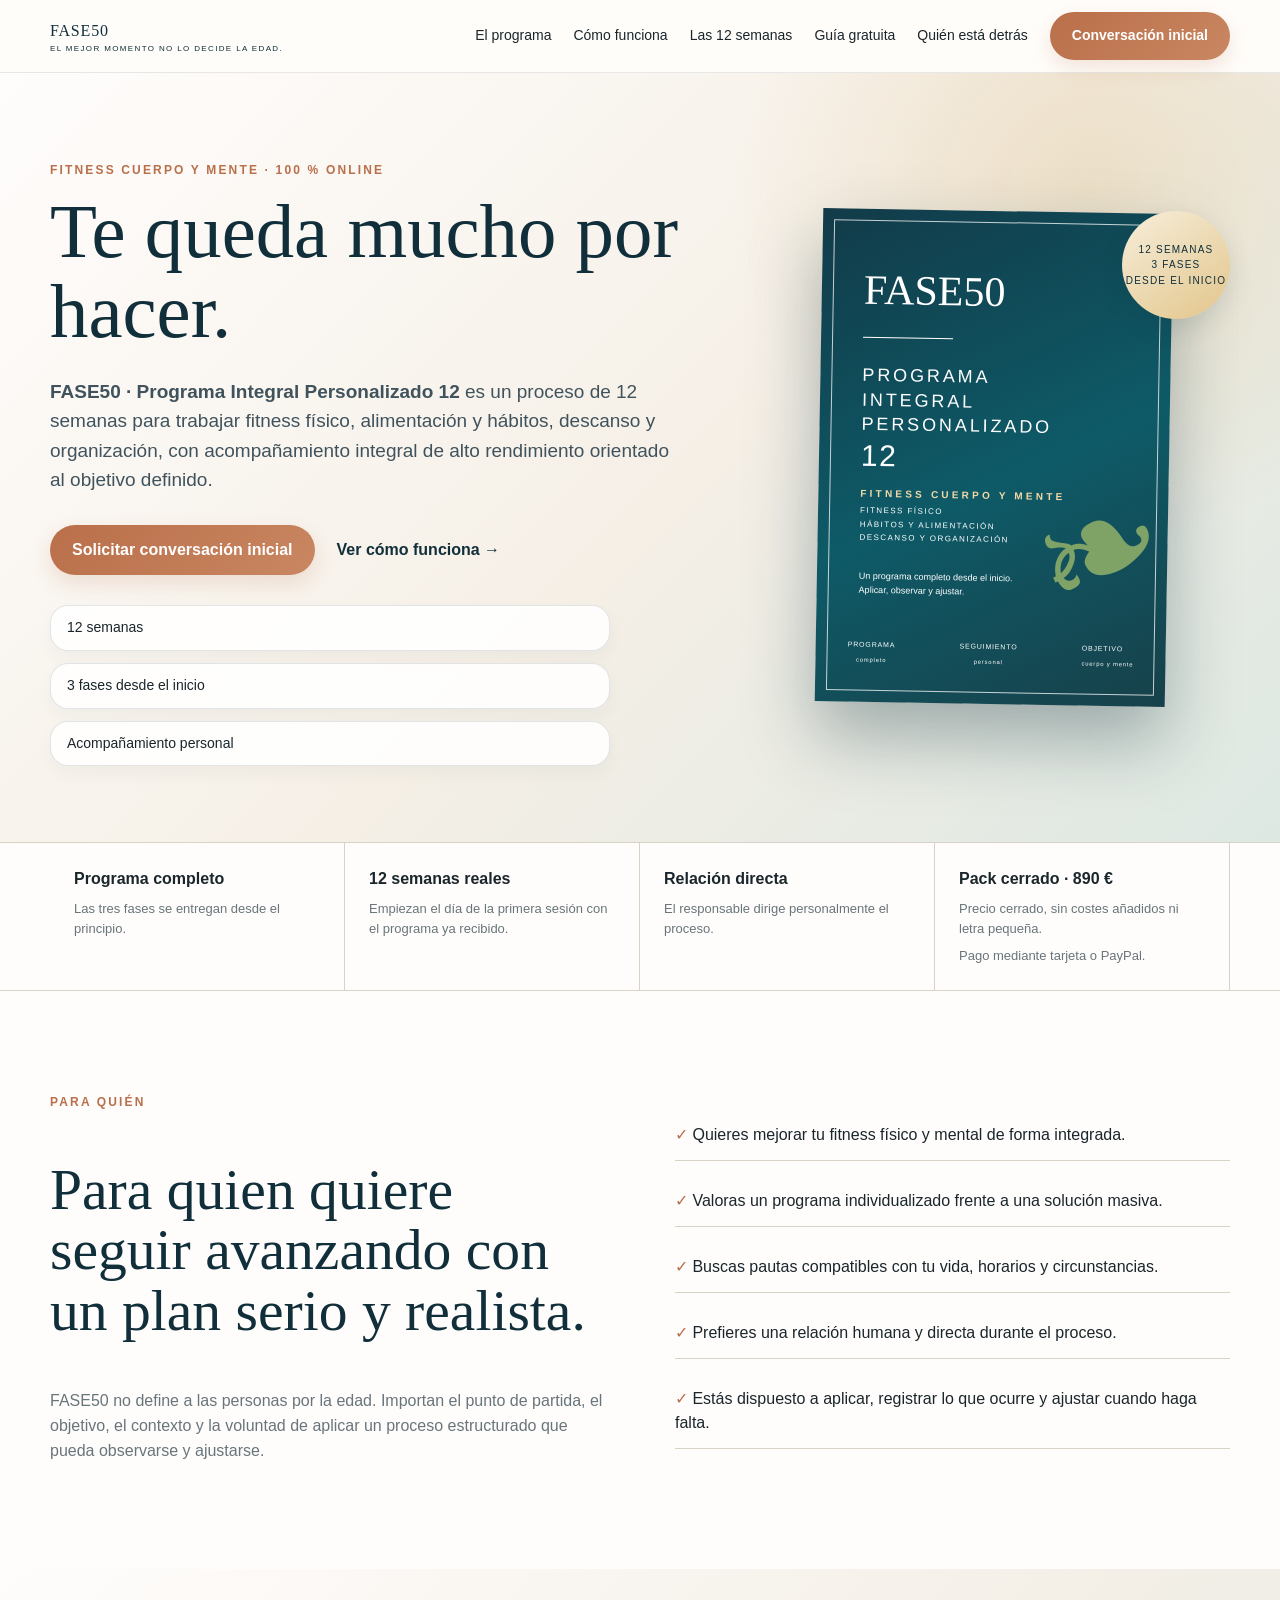
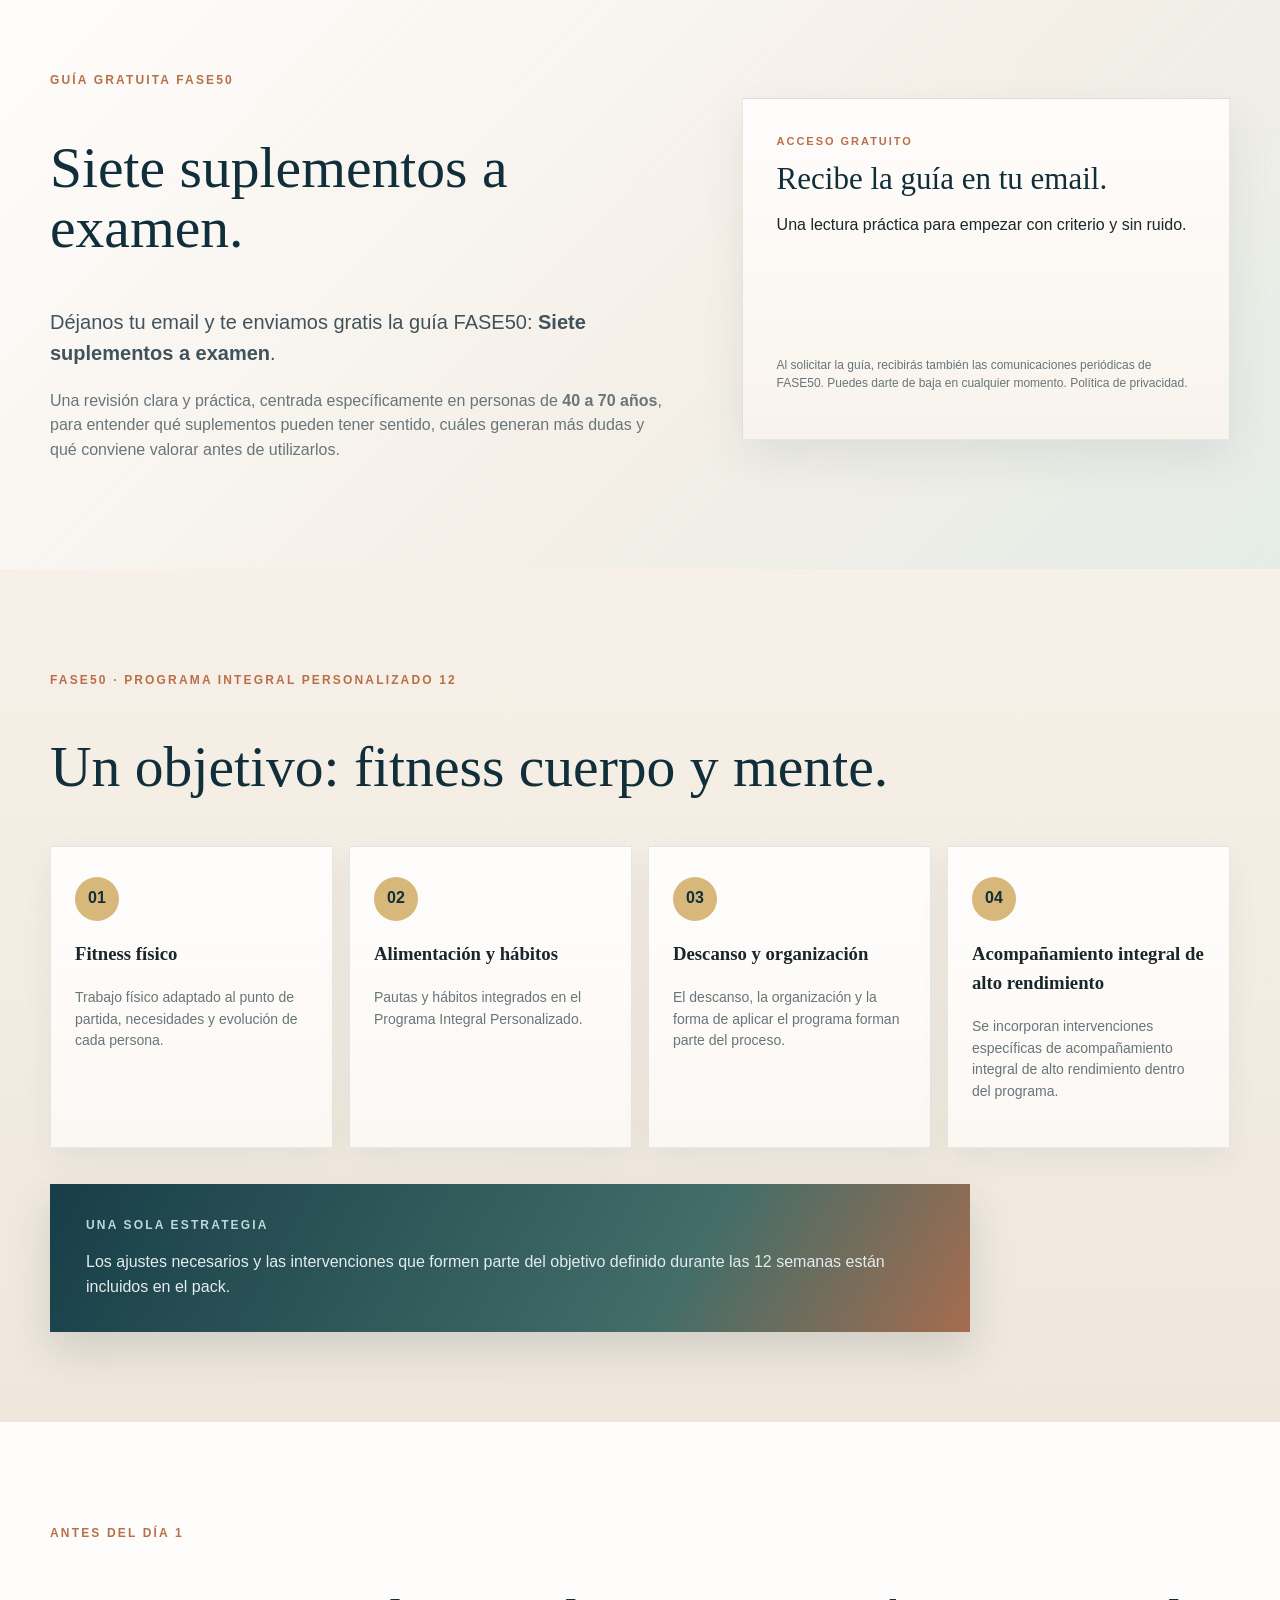
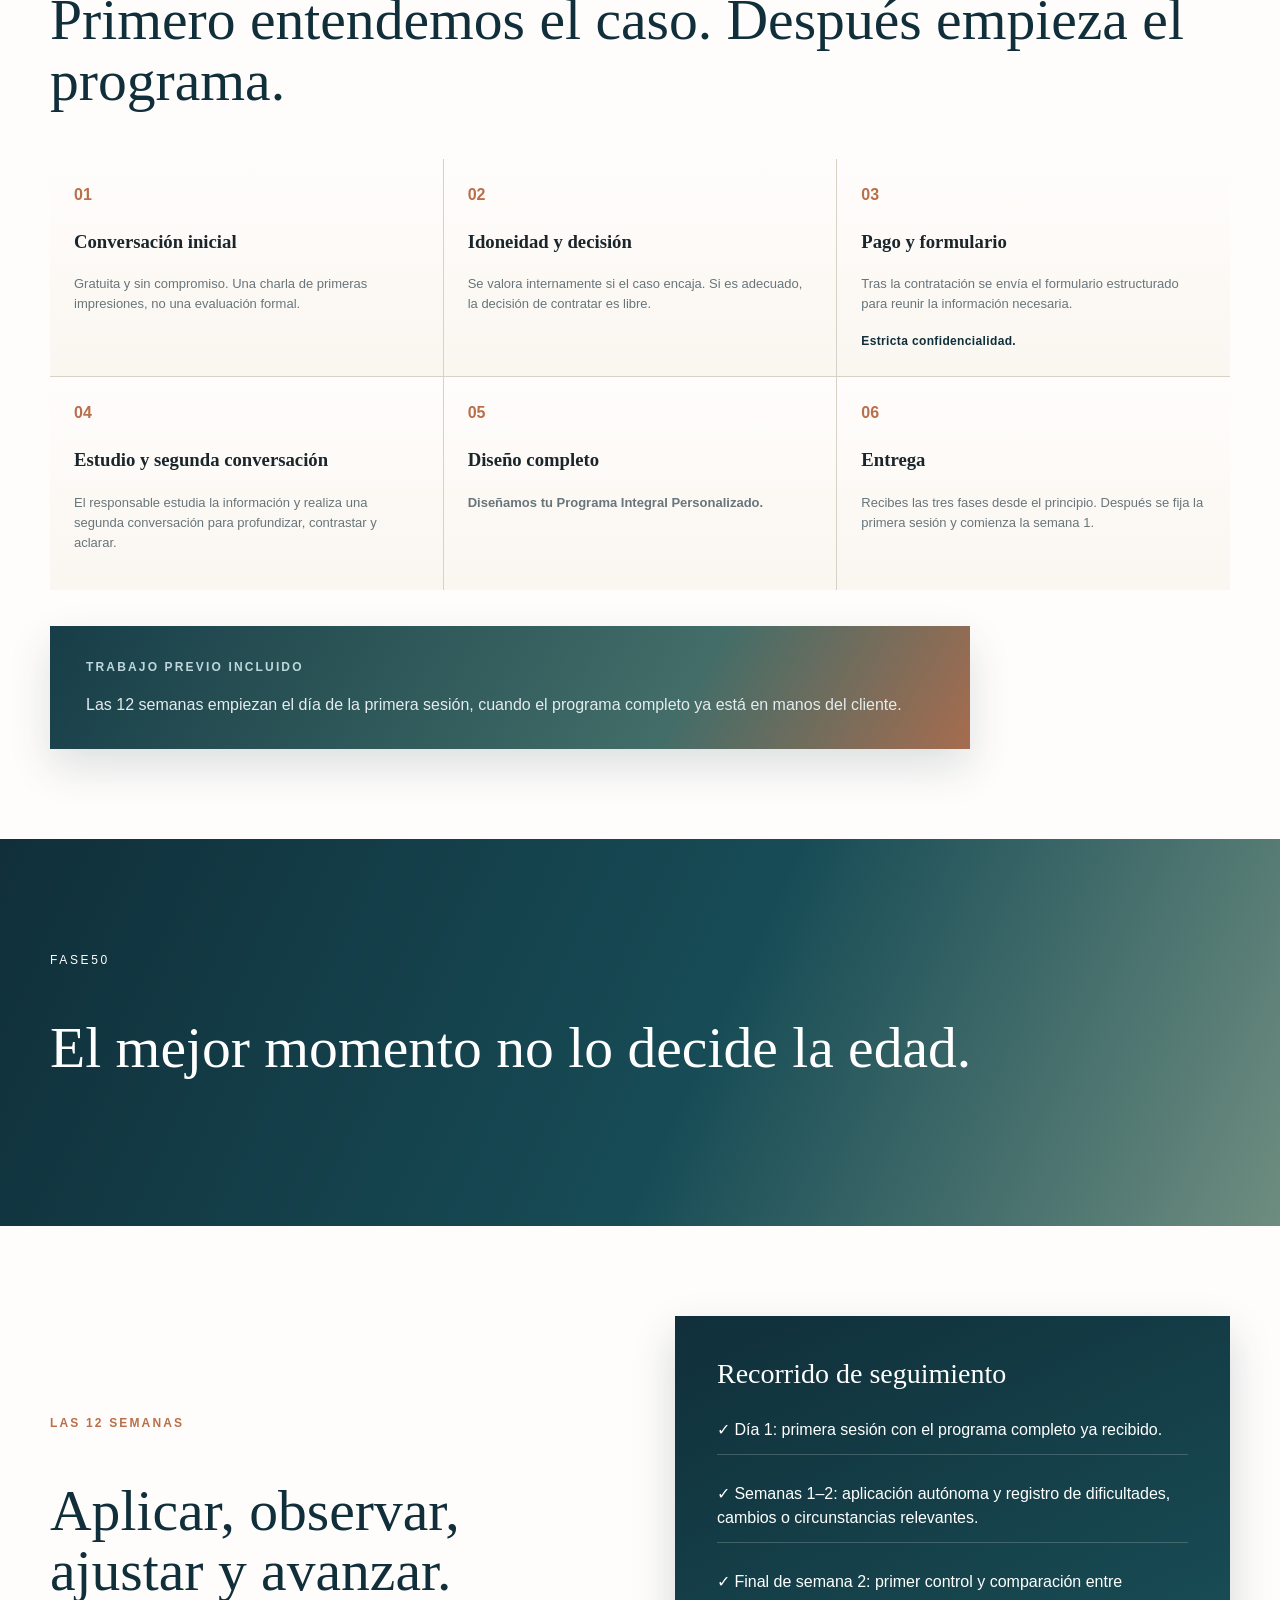
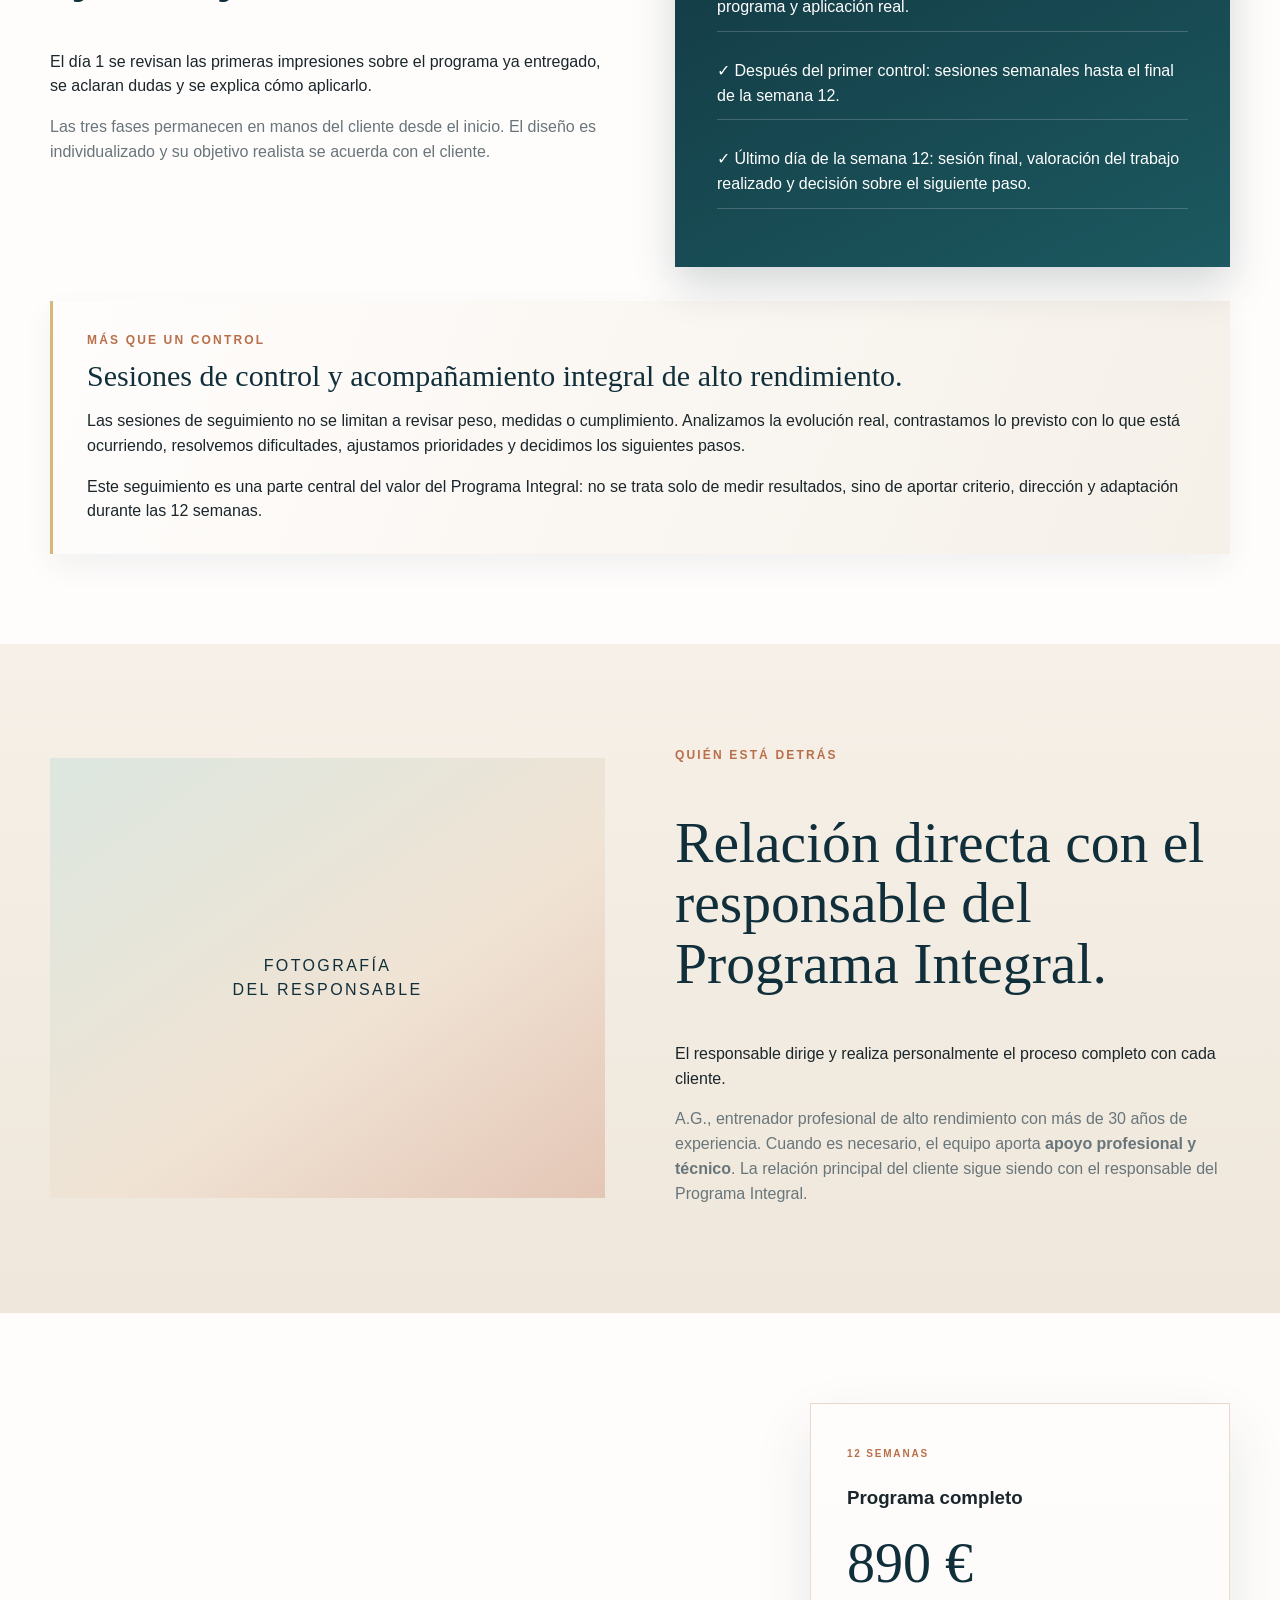
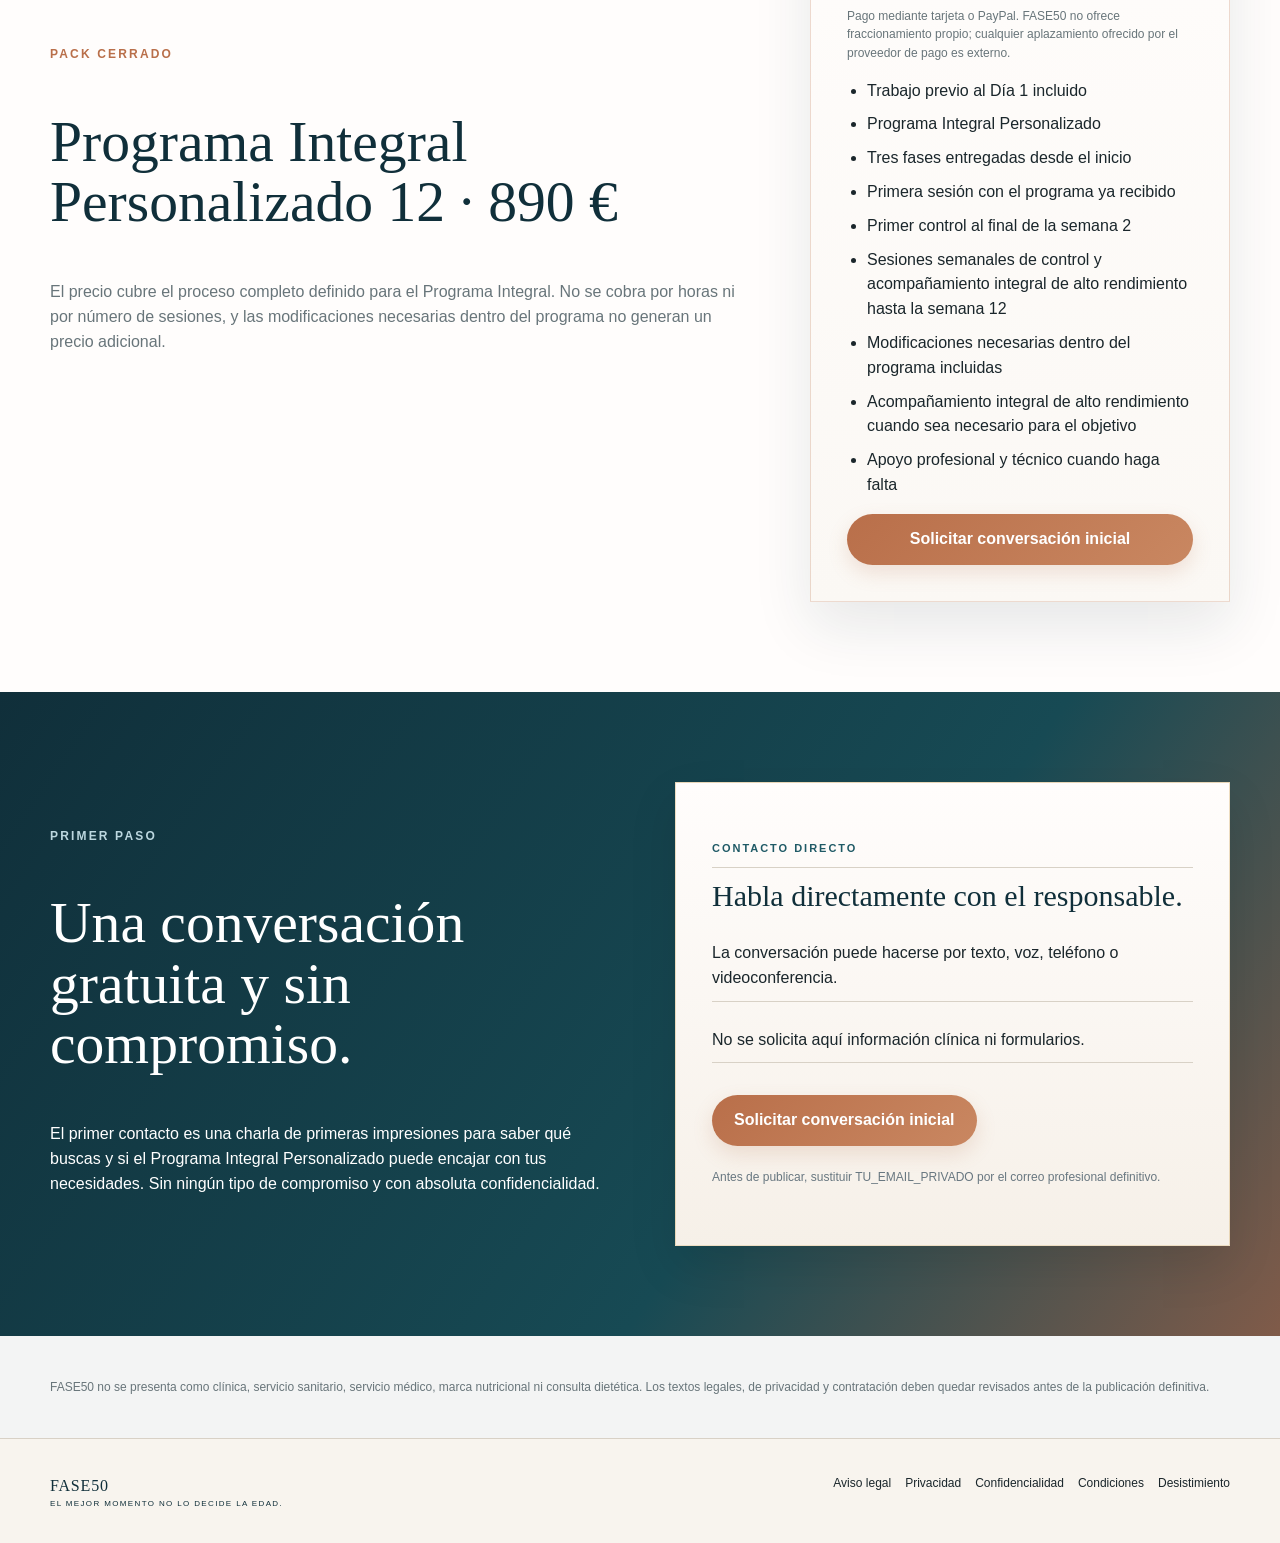
<file: index.html>
<!doctype html>
<html lang="es">
<head>
<meta charset="utf-8"><meta name="viewport" content="width=device-width,initial-scale=1">
<title>FASE50 · Programa Integral Personalizado 12 | Fitness cuerpo y mente</title>
<meta name="description" content="FASE50 · Programa Integral Personalizado 12. Un proceso online de 12 semanas orientado al fitness cuerpo y mente, con programa completo desde el inicio y acompañamiento integral de alto rendimiento.">
<link rel="stylesheet" href="styles.css">
</head>
<body>
<header class="header"><div class="wrap nav">
<a class="logo" href="#inicio">FASE50<small>El mejor momento no lo decide la edad.</small></a>
<button class="menu" aria-label="Abrir menú">☰</button>
<nav><a href="#programa">El programa</a><a href="#metodo">Cómo funciona</a><a href="#semanas">Las 12 semanas</a><a href="#guia">Guía gratuita</a><a href="#equipo">Quién está detrás</a><a class="pill" href="#contacto">Conversación inicial</a></nav>
</div></header>
<main>
<section class="hero" id="inicio"><div class="wrap hero-grid">
<div><p class="kicker">FITNESS CUERPO Y MENTE · 100 % ONLINE</p>
<h1>Te queda mucho por hacer.</h1>
<p class="lead"><strong>FASE50 · Programa Integral Personalizado 12</strong> es un proceso de 12 semanas para trabajar fitness físico, alimentación y hábitos, descanso y organización, con acompañamiento integral de alto rendimiento orientado al objetivo definido.</p>
<div class="actions"><a class="btn" href="#contacto">Solicitar conversación inicial</a><a class="link" href="#metodo">Ver cómo funciona →</a></div>
<div class="signals"><span>12 semanas</span><span>3 fases desde el inicio</span><span>Acompañamiento personal</span></div></div>
<div class="mock-wrap"><div class="seal">12 SEMANAS<br>3 FASES<br>DESDE EL INICIO</div>
<div class="report-cover"><div class="frame">
<div class="cover-title">FASE50</div><div class="cover-line"></div><div class="cover-name">PROGRAMA<br>INTEGRAL<br>PERSONALIZADO <span class="cover-number">12</span></div><div class="cover-distinction">FITNESS CUERPO Y MENTE</div>
<div class="plant">❧</div><div class="cover-sub">FITNESS FÍSICO<br>HÁBITOS Y ALIMENTACIÓN<br>DESCANSO Y ORGANIZACIÓN</div>
<div class="cover-copy">Un programa completo desde el inicio.<br>Aplicar, observar y ajustar.</div>
<div class="cover-bottom"><span>PROGRAMA<small>completo</small></span><span>SEGUIMIENTO<small>personal</small></span><span>OBJETIVO<small>cuerpo y mente</small></span></div>
</div></div></div></div></section>

<section class="strip"><div class="wrap strip-grid">
<div><b>Programa completo</b><span>Las tres fases se entregan desde el principio.</span></div>
<div><b>12 semanas reales</b><span>Empiezan el día de la primera sesión con el programa ya recibido.</span></div>
<div><b>Relación directa</b><span>El responsable dirige personalmente el proceso.</span></div>
<div><b>Pack cerrado · 890 €</b><span>Precio cerrado, sin costes añadidos ni letra pequeña.</span><span>Pago mediante tarjeta o PayPal.</span></div>
</div></section>

<section class="section" id="para-quien"><div class="wrap two">
<div><p class="kicker">PARA QUIÉN</p><h2>Para quien quiere seguir avanzando con un plan serio y realista.</h2>
<p class="muted">FASE50 no define a las personas por la edad. Importan el punto de partida, el objetivo, el contexto y la voluntad de aplicar un proceso estructurado que pueda observarse y ajustarse.</p></div>
<div class="checks"><p>✓ Quieres mejorar tu fitness físico y mental de forma integrada.</p><p>✓ Valoras un programa individualizado frente a una solución masiva.</p><p>✓ Buscas pautas compatibles con tu vida, horarios y circunstancias.</p><p>✓ Prefieres una relación humana y directa durante el proceso.</p><p>✓ Estás dispuesto a aplicar, registrar lo que ocurre y ajustar cuando haga falta.</p></div>
</div></section>

<section class="section guide-section" id="guia"><div class="wrap guide-grid">
<div><p class="kicker">GUÍA GRATUITA FASE50</p><h2>Siete suplementos a examen.</h2><p class="guide-lead">Déjanos tu email y te enviamos gratis la guía FASE50: <strong>Siete suplementos a examen</strong>.</p><p class="muted">Una revisión clara y práctica, centrada específicamente en personas de <strong>40 a 70 años</strong>, para entender qué suplementos pueden tener sentido, cuáles generan más dudas y qué conviene valorar antes de utilizarlos.</p></div>
<div class="guide-card"><p class="guide-card-label">ACCESO GRATUITO</p><h3>Recibe la guía en tu email.</h3><p>Una lectura práctica para empezar con criterio y sin ruido.</p><div class="guide-form beehiiv-embed"><script async src="https://subscribe-forms.beehiiv.com/v3/loader.js" data-beehiiv-form="6b25757d-55d0-461d-8a05-7f683037bcac"></script></div><p class="small">Al solicitar la guía, recibirás también las comunicaciones periódicas de FASE50. Puedes darte de baja en cualquier momento. <a href="privacidad.html">Política de privacidad</a>.</p></div>
</div></section>

<section class="section soft" id="programa"><div class="wrap">
<p class="kicker">FASE50 · PROGRAMA INTEGRAL PERSONALIZADO 12</p><h2>Un objetivo: fitness cuerpo y mente.</h2>
<div class="cards">
<article><span>01</span><h3>Fitness físico</h3><p>Trabajo físico adaptado al punto de partida, necesidades y evolución de cada persona.</p></article>
<article><span>02</span><h3>Alimentación y hábitos</h3><p>Pautas y hábitos integrados en el Programa Integral Personalizado.</p></article>
<article><span>03</span><h3>Descanso y organización</h3><p>El descanso, la organización y la forma de aplicar el programa forman parte del proceso.</p></article>
<article><span>04</span><h3>Acompañamiento integral de alto rendimiento</h3><p>Se incorporan intervenciones específicas de acompañamiento integral de alto rendimiento dentro del programa.</p></article>
</div>
<div class="habit-band"><p class="kicker">UNA SOLA ESTRATEGIA</p><p>Los ajustes necesarios y las intervenciones que formen parte del objetivo definido durante las 12 semanas están incluidos en el pack.</p></div>
</div></section>

<section class="section" id="metodo"><div class="wrap">
<p class="kicker">ANTES DEL DÍA 1</p><h2>Primero entendemos el caso. Después empieza el programa.</h2>
<div class="timeline">
<div><b>01</b><h3>Conversación inicial</h3><p>Gratuita y sin compromiso. Una charla de primeras impresiones, no una evaluación formal.</p></div>
<div><b>02</b><h3>Idoneidad y decisión</h3><p>Se valora internamente si el caso encaja. Si es adecuado, la decisión de contratar es libre.</p></div>
<div><b>03</b><h3>Pago y formulario</h3><p>Tras la contratación se envía el formulario estructurado para reunir la información necesaria.</p><p class="confidentiality-note">Estricta confidencialidad.</p></div>
<div><b>04</b><h3>Estudio y segunda conversación</h3><p>El responsable estudia la información y realiza una segunda conversación para profundizar, contrastar y aclarar.</p></div>
<div><b>05</b><h3>Diseño completo</h3><p><strong>Diseñamos tu Programa Integral Personalizado.</strong></p></div>
<div><b>06</b><h3>Entrega</h3><p>Recibes las tres fases desde el principio. Después se fija la primera sesión y comienza la semana 1.</p></div>
</div>
<div class="habit-band"><p class="kicker">TRABAJO PREVIO INCLUIDO</p><p>Las 12 semanas empiezan el día de la primera sesión, cuando el programa completo ya está en manos del cliente.</p></div>
</div></section>

<section class="statement"><div class="wrap"><p>FASE50</p><h2>El mejor momento no lo decide la edad.</h2></div></section>

<section class="section" id="semanas"><div class="wrap">
<div class="two">
<div><p class="kicker">LAS 12 SEMANAS</p><h2>Aplicar, observar, ajustar y avanzar.</h2>
<p>El día 1 se revisan las primeras impresiones sobre el programa ya entregado, se aclaran dudas y se explica cómo aplicarlo.</p>
<p class="muted">Las tres fases permanecen en manos del cliente desde el inicio. El diseño es individualizado y su objetivo realista se acuerda con el cliente.</p></div>
<div class="panel"><b>Recorrido de seguimiento</b><p>✓ Día 1: primera sesión con el programa completo ya recibido.</p><p>✓ Semanas 1–2: aplicación autónoma y registro de dificultades, cambios o circunstancias relevantes.</p><p>✓ Final de semana 2: primer control y comparación entre programa y aplicación real.</p><p>✓ Después del primer control: sesiones semanales hasta el final de la semana 12.</p><p>✓ Último día de la semana 12: sesión final, valoración del trabajo realizado y decisión sobre el siguiente paso.</p></div>
</div>
<div class="session-value"><p class="kicker">MÁS QUE UN CONTROL</p><h3>Sesiones de control y acompañamiento integral de alto rendimiento.</h3><p>Las sesiones de seguimiento no se limitan a revisar peso, medidas o cumplimiento. Analizamos la evolución real, contrastamos lo previsto con lo que está ocurriendo, resolvemos dificultades, ajustamos prioridades y decidimos los siguientes pasos.</p><p>Este seguimiento es una parte central del valor del Programa Integral: no se trata solo de medir resultados, sino de aportar criterio, dirección y adaptación durante las 12 semanas.</p></div>
</div></section>

<section class="section soft" id="equipo"><div class="wrap two">
<div class="portrait">FOTOGRAFÍA<br>DEL RESPONSABLE</div>
<div><p class="kicker">QUIÉN ESTÁ DETRÁS</p><h2>Relación directa con el responsable del Programa Integral.</h2>
<p>El responsable dirige y realiza personalmente el proceso completo con cada cliente.</p>
<p class="muted">A.G., entrenador profesional de alto rendimiento con más de 30 años de experiencia. Cuando es necesario, el equipo aporta <strong>apoyo profesional y técnico</strong>. La relación principal del cliente sigue siendo con el responsable del Programa Integral.</p></div>
</div></section>

<section class="section"><div class="wrap pricing">
<div><p class="kicker">PACK CERRADO</p><h2>Programa Integral Personalizado 12 · 890 €</h2>
<p class="muted">El precio cubre el proceso completo definido para el Programa Integral. No se cobra por horas ni por número de sesiones, y las modificaciones necesarias dentro del programa no generan un precio adicional.</p></div>
<div class="price-card"><span class="tag">12 SEMANAS</span><h3>Programa completo</h3><p class="price">890 €</p><p class="small">Pago mediante tarjeta o PayPal. FASE50 no ofrece fraccionamiento propio; cualquier aplazamiento ofrecido por el proveedor de pago es externo.</p>
<ul><li>Trabajo previo al Día 1 incluido</li><li>Programa Integral Personalizado</li><li>Tres fases entregadas desde el inicio</li><li>Primera sesión con el programa ya recibido</li><li>Primer control al final de la semana 2</li><li>Sesiones semanales de control y acompañamiento integral de alto rendimiento hasta la semana 12</li><li>Modificaciones necesarias dentro del programa incluidas</li><li>Acompañamiento integral de alto rendimiento cuando sea necesario para el objetivo</li><li>Apoyo profesional y técnico cuando haga falta</li></ul>
<a class="btn full" href="#contacto">Solicitar conversación inicial</a></div>
</div></section>

<section class="section cta" id="contacto"><div class="wrap form-grid">
<div><p class="kicker light">PRIMER PASO</p><h2>Una conversación gratuita y sin compromiso.</h2><p>El primer contacto es una charla de primeras impresiones para saber qué buscas y si el Programa Integral Personalizado puede encajar con tus necesidades. Sin ningún tipo de compromiso y con absoluta confidencialidad.</p></div>
<div class="direct-contact"><p class="contact-label">CONTACTO DIRECTO</p><h3>Habla directamente con el responsable.</h3><p>La conversación puede hacerse por texto, voz, teléfono o videoconferencia.</p><p>No se solicita aquí información clínica ni formularios.</p><a class="btn btn-contact" href="mailto:TU_EMAIL_PRIVADO?subject=FASE50%20-%20Conversaci%C3%B3n%20inicial">Solicitar conversación inicial</a><p class="small light-note">Antes de publicar, sustituir TU_EMAIL_PRIVADO por el correo profesional definitivo.</p></div>
</div></section>

<section class="disclaimer"><div class="wrap"><p>FASE50 no se presenta como clínica, servicio sanitario, servicio médico, marca nutricional ni consulta dietética. Los textos legales, de privacidad y contratación deben quedar revisados antes de la publicación definitiva.</p></div></section>
</main>
<footer><div class="wrap foot"><div class="logo">FASE50<small>El mejor momento no lo decide la edad.</small></div><div><a href="aviso-legal.html">Aviso legal</a><a href="privacidad.html">Privacidad</a><a href="confidencialidad.html">Confidencialidad</a><a href="condiciones.html">Condiciones</a><a href="desistimiento.html">Desistimiento</a></div></div></footer>
<script type="text/javascript" async src="https://subscribe-forms.beehiiv.com/attribution.js"></script>
<script src="script.js"></script></body></html>
</file>
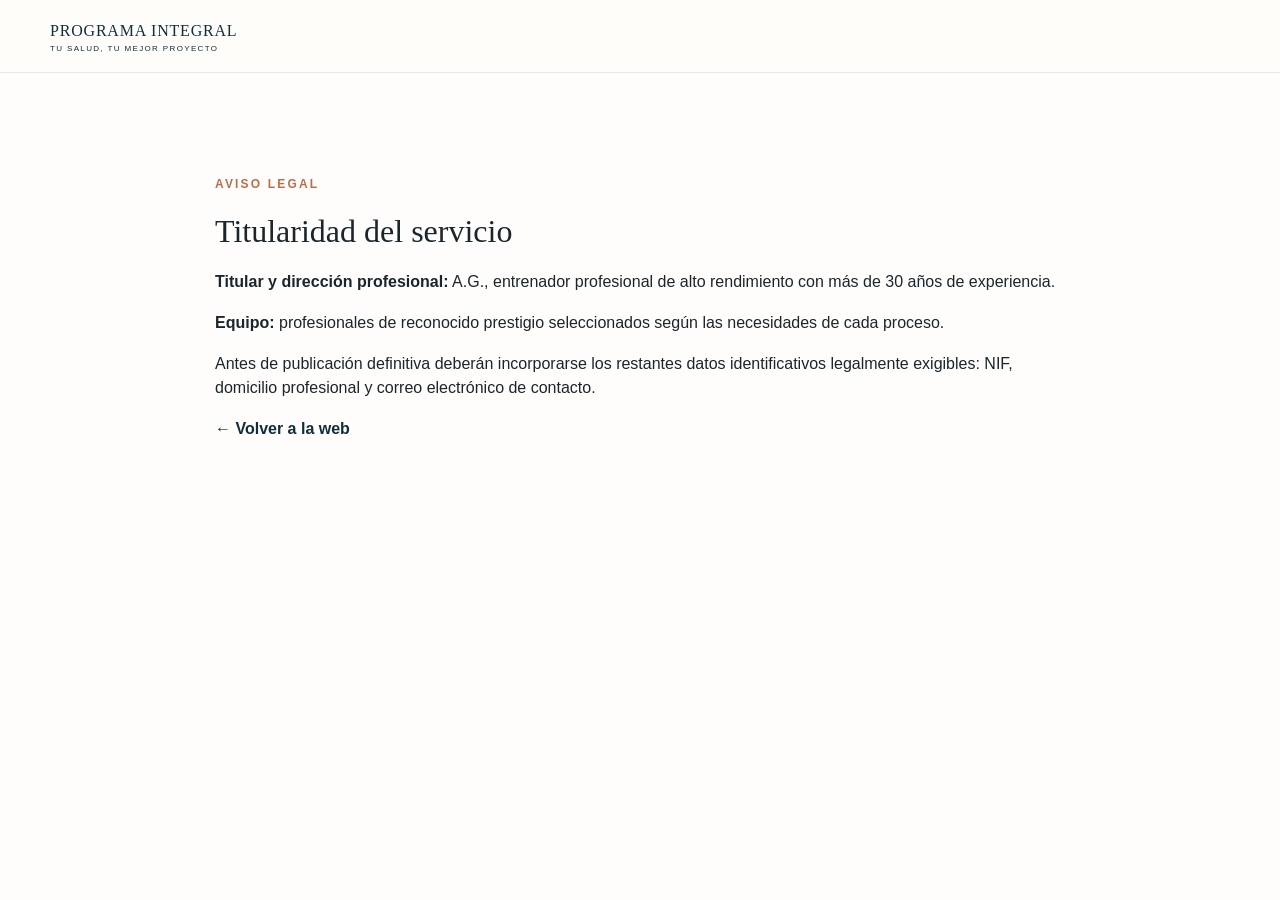
<file: aviso-legal.html>
<!doctype html><html lang="es"><head><meta charset="utf-8"><meta name="viewport" content="width=device-width,initial-scale=1">
<title>Aviso legal | Programa Integral</title><link rel="stylesheet" href="styles.css"></head><body>
<header class="header"><div class="wrap nav"><a class="logo" href="index.html">PROGRAMA INTEGRAL<small>Tu salud, tu mejor proyecto</small></a></div></header>
<main class="section"><div class="wrap" style="max-width:850px">
<p class="kicker">AVISO LEGAL</p><h1>Titularidad del servicio</h1>
<p><strong>Titular y dirección profesional:</strong> A.G., entrenador profesional de alto rendimiento con más de 30 años de experiencia.</p>
<p><strong>Equipo:</strong> profesionales de reconocido prestigio seleccionados según las necesidades de cada proceso.</p>
<p>Antes de publicación definitiva deberán incorporarse los restantes datos identificativos legalmente exigibles: NIF, domicilio profesional y correo electrónico de contacto.</p>
<p><a class="link" href="index.html">← Volver a la web</a></p>
</div></main></body></html>
</file>
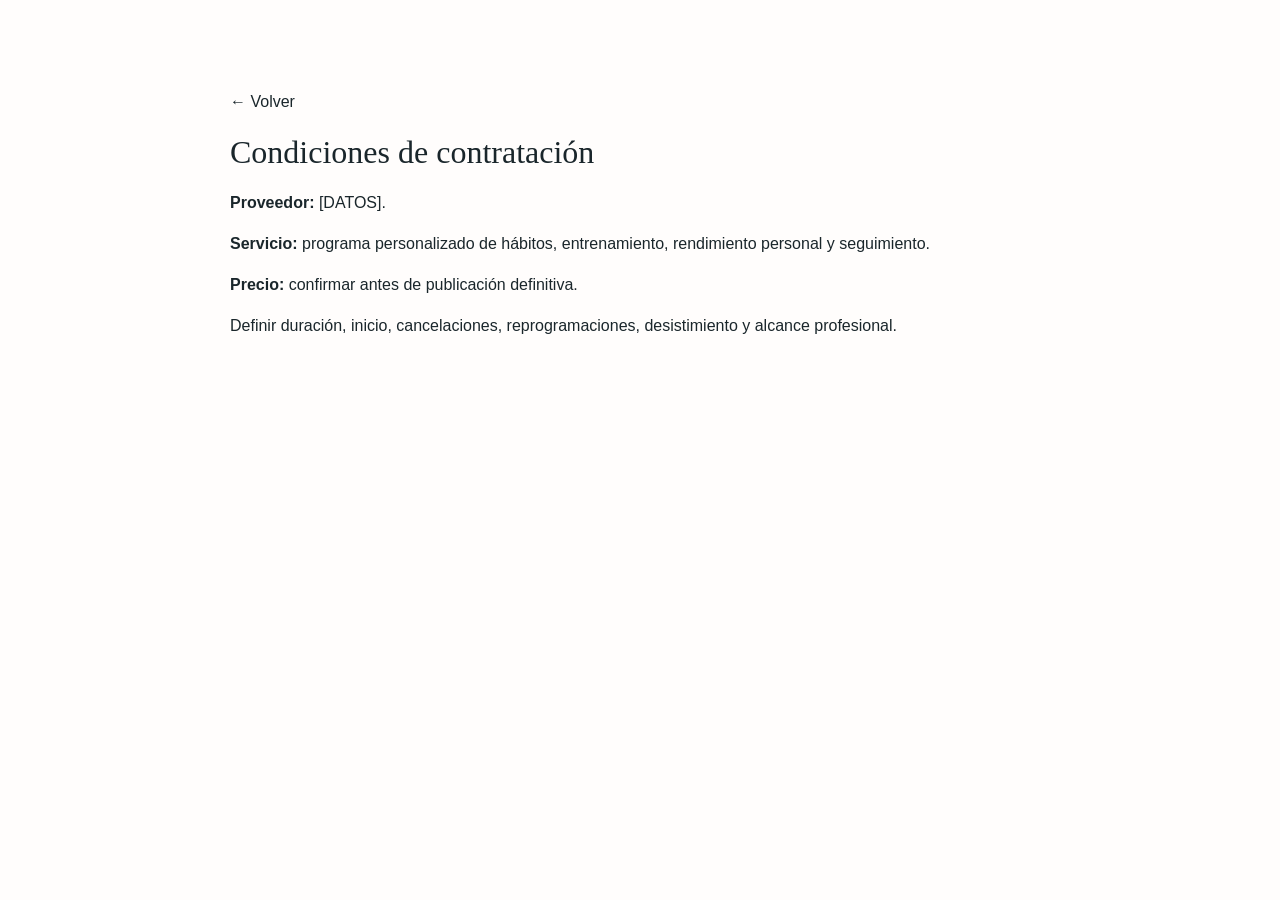
<file: condiciones.html>
<!doctype html><html lang="es"><head><meta charset="utf-8"><meta name="viewport" content="width=device-width,initial-scale=1"><link rel="stylesheet" href="styles.css"><title>Condiciones de contratación</title></head><body><main class="section"><div class="wrap" style="max-width:820px"><a href="index.html">← Volver</a><h1>Condiciones de contratación</h1><p><b>Proveedor:</b> [DATOS].</p><p><b>Servicio:</b> programa personalizado de hábitos, entrenamiento, rendimiento personal y seguimiento.</p><p><b>Precio:</b> confirmar antes de publicación definitiva.</p><p>Definir duración, inicio, cancelaciones, reprogramaciones, desistimiento y alcance profesional.</p></div></main></body></html>
</file>
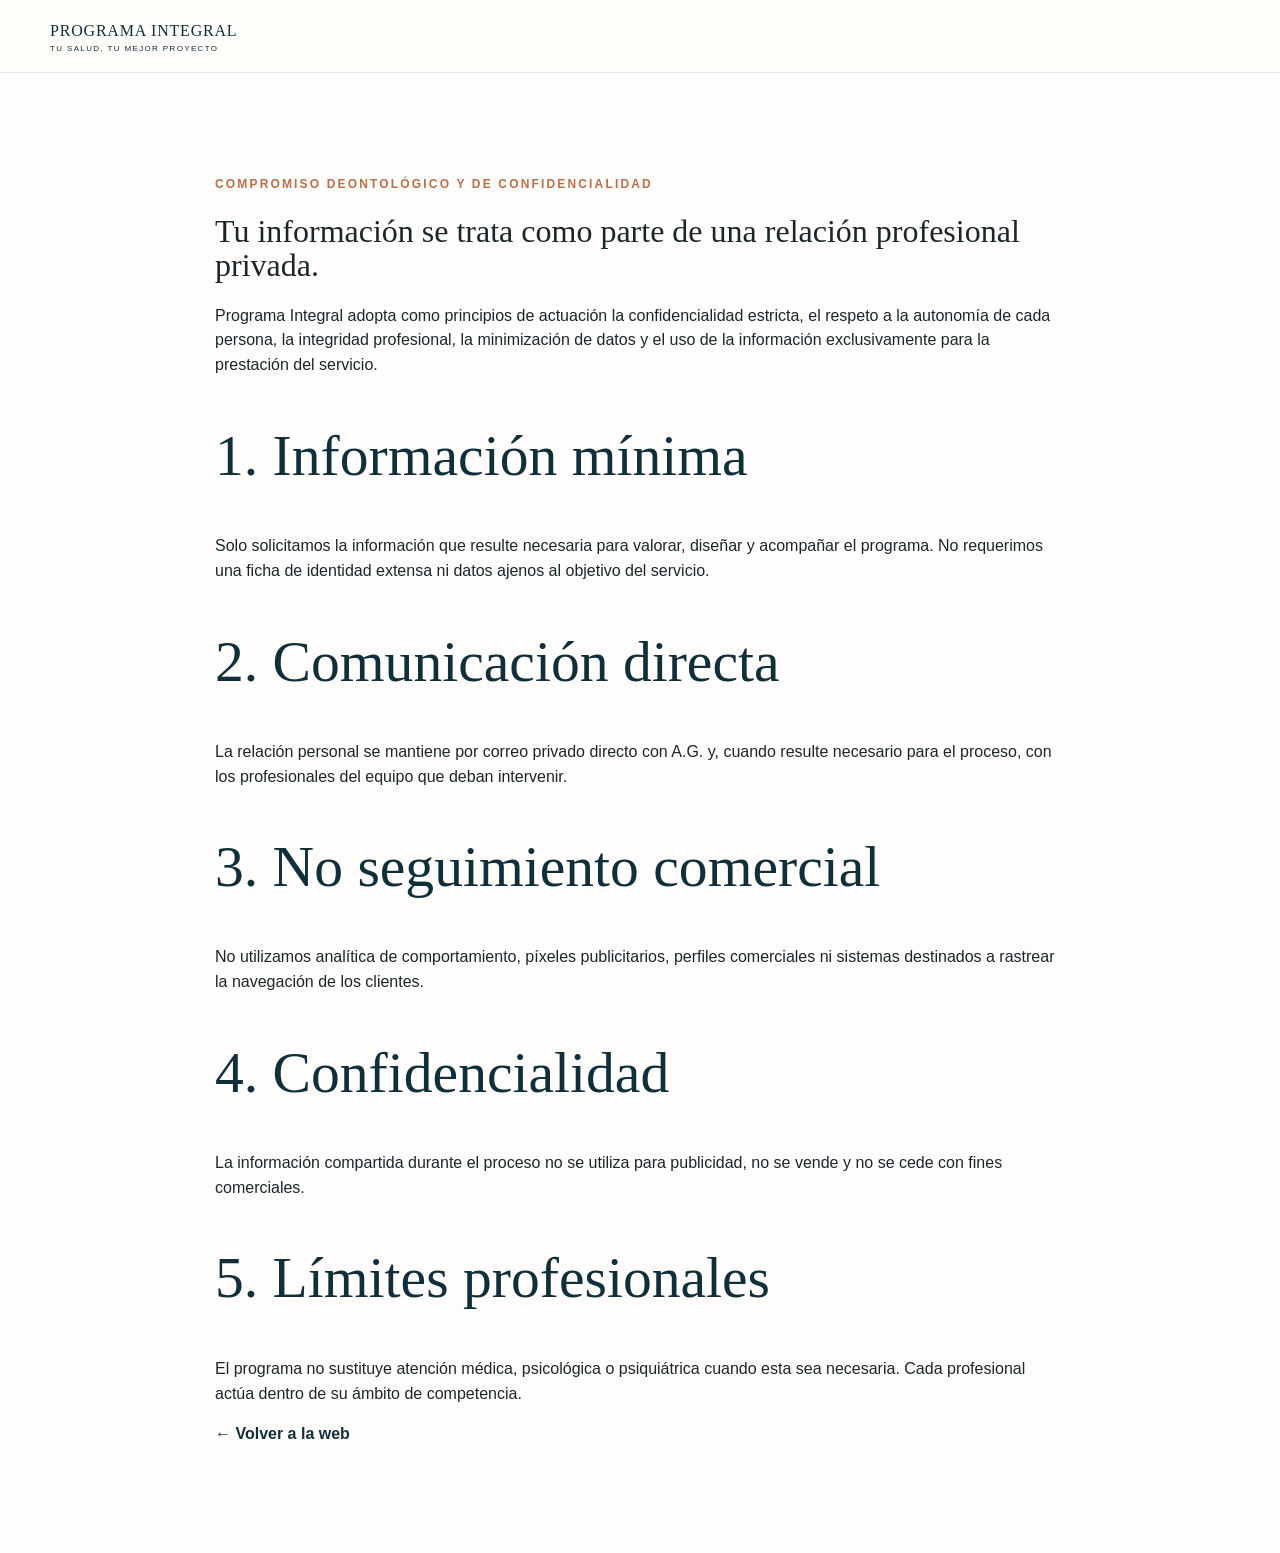
<file: confidencialidad.html>
<!doctype html><html lang="es"><head><meta charset="utf-8"><meta name="viewport" content="width=device-width,initial-scale=1">
<title>Confidencialidad | Programa Integral</title><link rel="stylesheet" href="styles.css"></head><body>
<header class="header"><div class="wrap nav"><a class="logo" href="index.html">PROGRAMA INTEGRAL<small>Tu salud, tu mejor proyecto</small></a></div></header>
<main class="section"><div class="wrap" style="max-width:850px">
<p class="kicker">COMPROMISO DEONTOLÓGICO Y DE CONFIDENCIALIDAD</p>
<h1>Tu información se trata como parte de una relación profesional privada.</h1>
<p>Programa Integral adopta como principios de actuación la confidencialidad estricta, el respeto a la autonomía de cada persona, la integridad profesional, la minimización de datos y el uso de la información exclusivamente para la prestación del servicio.</p>
<h2>1. Información mínima</h2><p>Solo solicitamos la información que resulte necesaria para valorar, diseñar y acompañar el programa. No requerimos una ficha de identidad extensa ni datos ajenos al objetivo del servicio.</p>
<h2>2. Comunicación directa</h2><p>La relación personal se mantiene por correo privado directo con A.G. y, cuando resulte necesario para el proceso, con los profesionales del equipo que deban intervenir.</p>
<h2>3. No seguimiento comercial</h2><p>No utilizamos analítica de comportamiento, píxeles publicitarios, perfiles comerciales ni sistemas destinados a rastrear la navegación de los clientes.</p>
<h2>4. Confidencialidad</h2><p>La información compartida durante el proceso no se utiliza para publicidad, no se vende y no se cede con fines comerciales.</p>
<h2>5. Límites profesionales</h2><p>El programa no sustituye atención médica, psicológica o psiquiátrica cuando esta sea necesaria. Cada profesional actúa dentro de su ámbito de competencia.</p>
<p><a class="link" href="index.html">← Volver a la web</a></p>
</div></main></body></html>
</file>
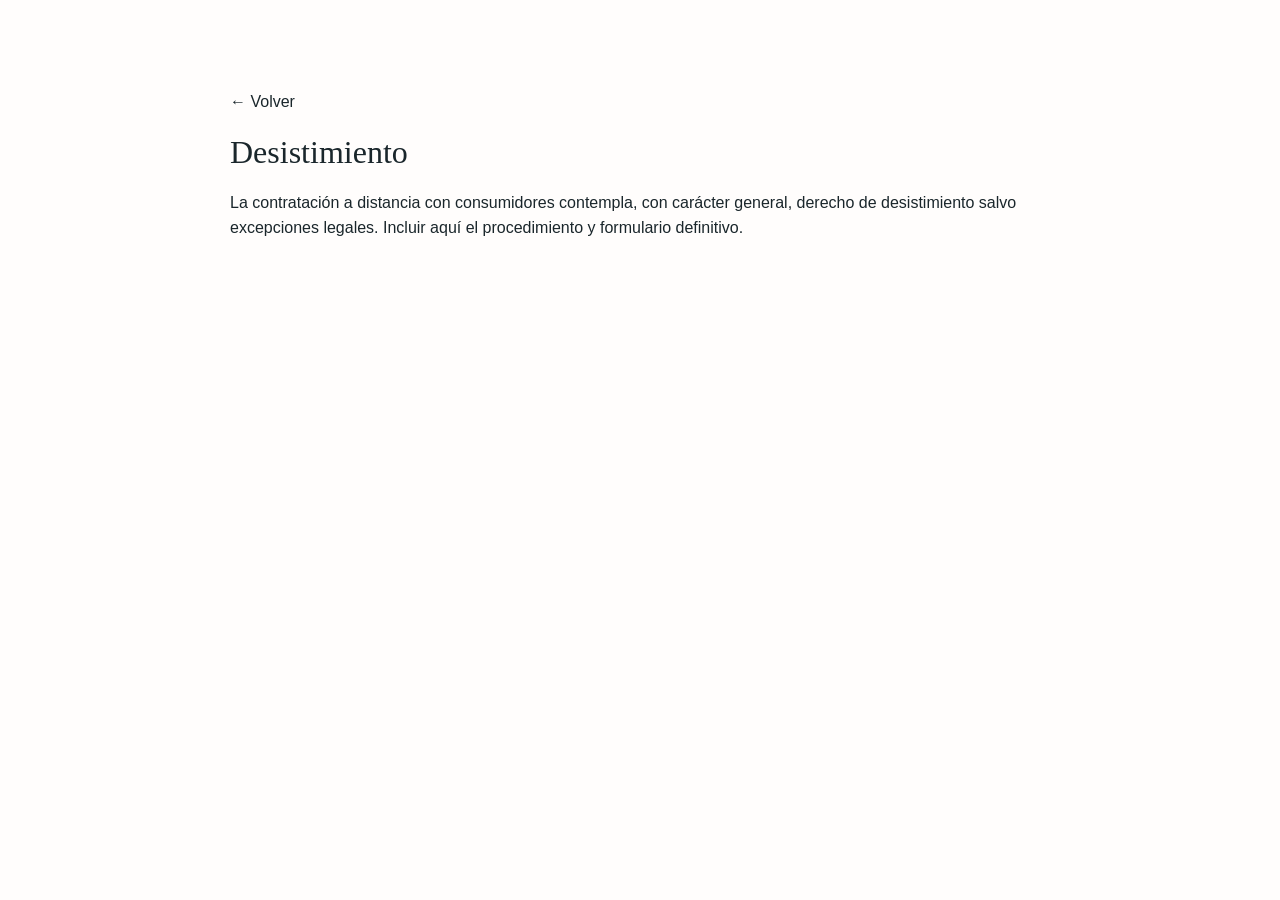
<file: desistimiento.html>
<!doctype html><html lang="es"><head><meta charset="utf-8"><meta name="viewport" content="width=device-width,initial-scale=1"><link rel="stylesheet" href="styles.css"><title>Desistimiento</title></head><body><main class="section"><div class="wrap" style="max-width:820px"><a href="index.html">← Volver</a><h1>Desistimiento</h1><p>La contratación a distancia con consumidores contempla, con carácter general, derecho de desistimiento salvo excepciones legales. Incluir aquí el procedimiento y formulario definitivo.</p></div></main></body></html>
</file>
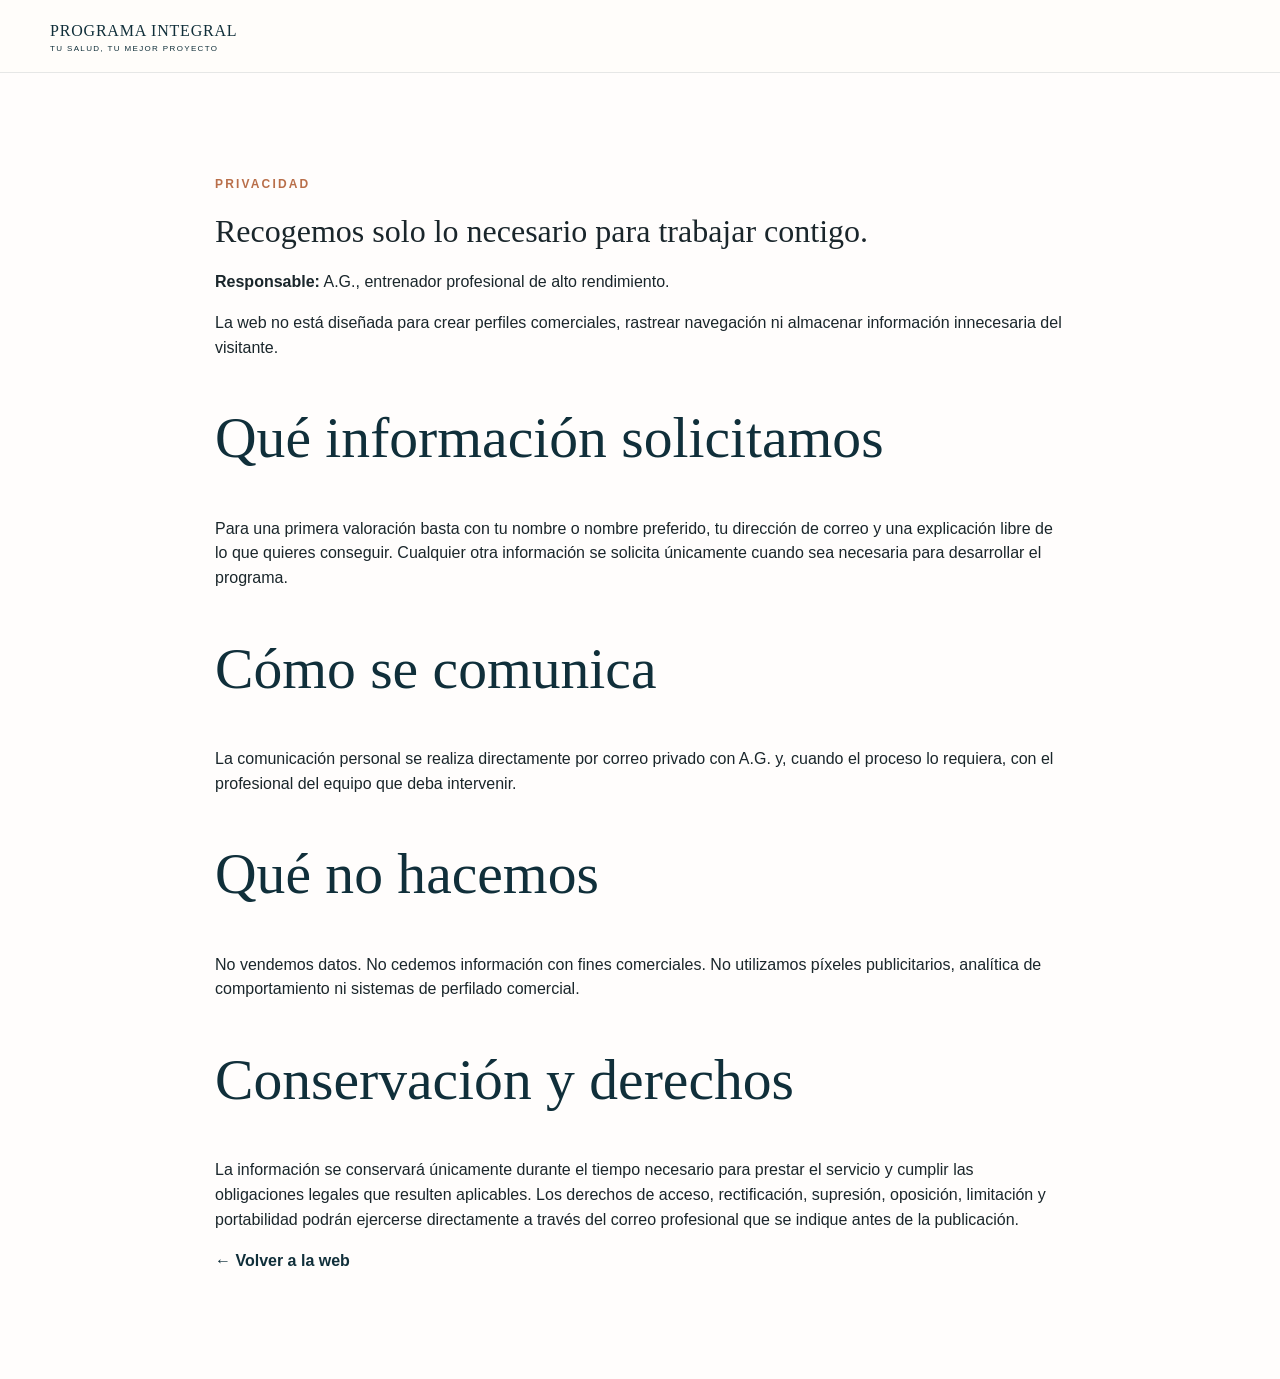
<file: privacidad.html>
<!doctype html><html lang="es"><head><meta charset="utf-8"><meta name="viewport" content="width=device-width,initial-scale=1">
<title>Privacidad | Programa Integral</title><link rel="stylesheet" href="styles.css"></head><body>
<header class="header"><div class="wrap nav"><a class="logo" href="index.html">PROGRAMA INTEGRAL<small>Tu salud, tu mejor proyecto</small></a></div></header>
<main class="section"><div class="wrap" style="max-width:850px">
<p class="kicker">PRIVACIDAD</p>
<h1>Recogemos solo lo necesario para trabajar contigo.</h1>
<p><strong>Responsable:</strong> A.G., entrenador profesional de alto rendimiento.</p>
<p>La web no está diseñada para crear perfiles comerciales, rastrear navegación ni almacenar información innecesaria del visitante.</p>
<h2>Qué información solicitamos</h2>
<p>Para una primera valoración basta con tu nombre o nombre preferido, tu dirección de correo y una explicación libre de lo que quieres conseguir. Cualquier otra información se solicita únicamente cuando sea necesaria para desarrollar el programa.</p>
<h2>Cómo se comunica</h2>
<p>La comunicación personal se realiza directamente por correo privado con A.G. y, cuando el proceso lo requiera, con el profesional del equipo que deba intervenir.</p>
<h2>Qué no hacemos</h2>
<p>No vendemos datos. No cedemos información con fines comerciales. No utilizamos píxeles publicitarios, analítica de comportamiento ni sistemas de perfilado comercial.</p>
<h2>Conservación y derechos</h2>
<p>La información se conservará únicamente durante el tiempo necesario para prestar el servicio y cumplir las obligaciones legales que resulten aplicables. Los derechos de acceso, rectificación, supresión, oposición, limitación y portabilidad podrán ejercerse directamente a través del correo profesional que se indique antes de la publicación.</p>
<p><a class="link" href="index.html">← Volver a la web</a></p>
</div></main></body></html>
</file>
<file: styles.css>
:root{
--navy:#102F3A;
--blue:#1F5A66;
--teal:#5A7D74;
--cream:#F4EFE7;
--ink:#1A262B;
--muted:#68757A;
--line:#D8D1C6;
--champagne:#D8B77A;
--copper:#B96F4A;
--ivory:#FFFDFC;
--sage:#DCE5DF;
--rose:#E8D7CE;
}
*{box-sizing:border-box}body{margin:0;font-family:Arial,sans-serif;color:var(--ink);line-height:1.55}a{text-decoration:none;color:inherit}.wrap{width:min(1180px,calc(100% - 40px));margin:auto}.header{position:sticky;top:0;background:rgba(255,253,250,.94);backdrop-filter:blur(12px);z-index:10;border-bottom:1px solid rgba(16,47,58,.10)}.nav{min-height:72px;display:flex;align-items:center;justify-content:space-between}.logo{font-family:Georgia,serif;color:var(--navy);letter-spacing:.05em}.logo small{display:block;font:8px Arial;letter-spacing:.17em;text-transform:uppercase}nav{display:flex;gap:22px;align-items:center;font-size:14px}.pill,.btn{background:linear-gradient(135deg,var(--copper),#C98761);color:#fff;padding:13px 22px;border-radius:999px;border:0;font-weight:700;box-shadow:0 8px 20px rgba(185,111,74,.18);transition:.2s ease}.pill:hover,.btn:hover{transform:translateY(-1px);box-shadow:0 12px 26px rgba(185,111,74,.28)}.menu{display:none}.hero{padding:76px 0;background:radial-gradient(circle at 85% 15%,rgba(216,183,122,.28),transparent 28%),linear-gradient(135deg,#FFFDFC 0%,#F5EFE6 54%,#DDE8E2 100%)}.hero-grid{display:grid;grid-template-columns:1.15fr .85fr;gap:70px;align-items:center}.kicker{font-size:12px;letter-spacing:.18em;font-weight:700;color:var(--copper)}h1,h2{font-family:Georgia,serif;font-weight:400;line-height:1.05}.hero h1{font-size:clamp(46px,6vw,78px);margin:12px 0 24px}.lead{font-size:19px;color:#40535d}.actions{display:flex;gap:22px;align-items:center;margin:30px 0}.link{font-weight:700;color:var(--navy)}.signals{display:grid;gap:12px;margin-top:10px;max-width:560px}.signals span{display:block;width:100%;padding:12px 16px;border:1px solid rgba(16,47,58,.12);border-radius:18px;background:rgba(255,255,255,.88);font-size:14px;line-height:1.4;box-shadow:0 8px 18px rgba(16,47,58,.04)}.signals .signal-price{padding:14px 16px 13px}.signals .signal-price strong{display:block;font-size:15px;color:var(--navy)}.signals .signal-price small{display:block;margin-top:6px;font-size:12px;color:var(--muted)}.mock-wrap{position:relative;display:flex;justify-content:center}.report-cover{width:350px;aspect-ratio:.71;background:linear-gradient(155deg,#123B49 0%,#0E5A67 54%,#17414A 100%);padding:11px;box-shadow:0 34px 70px rgba(16,47,58,.34);transform:rotate(1deg)}.frame{height:100%;border:1px solid #ffffffc0;padding:48px 30px;color:#fff;position:relative;overflow:hidden}.cover-title{font:42px/1.03 Georgia}.cover-line{width:90px;border-top:1px solid #fff;margin:25px 0}.cover-name{font-size:18px;letter-spacing:.16em;line-height:1.35;max-width:210px}.cover-number{font-size:30px;letter-spacing:.05em}.cover-distinction{margin-top:14px;font-size:11px;letter-spacing:.22em}.plant{position:absolute;right:-8px;top:205px;font-size:155px;color:#7fa267;transform:rotate(-25deg)}.cover-sub{position:absolute;left:30px;bottom:146px;font-size:8px;letter-spacing:.18em;line-height:1.65;max-width:150px}.cover-copy{position:absolute;left:30px;bottom:92px;font-size:9px;max-width:160px}.cover-bottom{position:absolute;left:20px;right:20px;bottom:25px;display:flex;justify-content:space-between;font-size:7px;letter-spacing:.12em}.cover-bottom small{display:block;text-align:center;margin-top:5px}.seal{position:absolute;right:0;top:0;z-index:2;background:linear-gradient(145deg,#F7EEDB,#E2C58A);color:var(--navy);width:108px;height:108px;border-radius:50%;display:flex;align-items:center;justify-content:center;text-align:center;font-size:10px;letter-spacing:.12em;box-shadow:0 10px 24px rgba(16,47,58,.12)}.strip{border-block:1px solid var(--line)}.strip-grid{display:grid;grid-template-columns:repeat(4,1fr)}.strip-grid div{padding:24px;border-right:1px solid var(--line)}.strip b,.strip span{display:block}.strip span{font-size:13px;color:var(--muted);margin-top:7px}.section{padding:90px 0}.section h2,.statement h2{font-size:clamp(36px,4.5vw,58px)}.two,.pricing,.form-grid,.client-grid{display:grid;grid-template-columns:1fr 1fr;gap:70px;align-items:center}.muted{color:var(--muted)}.checks p{padding:12px 0;border-bottom:1px solid var(--line)}.soft{background:linear-gradient(180deg,#F6F0E8 0%,#EFE7DB 100%)}.cards{display:grid;grid-template-columns:repeat(4,1fr);gap:16px;margin-top:40px}.cards article{background:linear-gradient(180deg,#FFFDFC,#FBF8F4);padding:30px 24px;border:1px solid rgba(16,47,58,.10);box-shadow:0 12px 28px rgba(16,47,58,.06)}.cards span{display:inline-flex;width:44px;height:44px;background:var(--champagne);color:var(--navy);border:none;border-radius:50%;align-items:center;justify-content:center;font-weight:700}.cards h3{font-family:Georgia,serif}.cards p{font-size:14px;color:var(--muted)}.timeline{display:grid;grid-template-columns:repeat(3,1fr);gap:1px;background:var(--line);margin-top:40px}.timeline div{background:#fff;padding:24px}.timeline h3{font-family:Georgia,serif}.timeline p{font-size:13px;color:var(--muted)}.statement{padding:100px 0;color:#fff;background:linear-gradient(115deg,#102F3A 0%,#174C56 55%,#6E8D80 100%);position:relative;overflow:hidden}.statement p{letter-spacing:.22em;font-size:12px}.portrait{min-height:440px;background:linear-gradient(145deg,#DCE7E0 0%,#F0E3D4 58%,#E4C6B6 100%);display:flex;align-items:center;justify-content:center;text-align:center;letter-spacing:.15em;color:var(--navy)}.pricing{grid-template-columns:1fr 420px}.price-card{background:linear-gradient(180deg,#FFFDFC,#FBF8F4);padding:36px;border:1px solid rgba(185,111,74,.25);box-shadow:0 24px 55px rgba(16,47,58,.10)}.tag{font-size:10px;letter-spacing:.18em;color:var(--copper);font-weight:800}.price{font:56px Georgia;margin:12px 0 0}.small,.legal-mini{font-size:12px;color:var(--muted)}.full{width:100%;display:block;text-align:center}.panel{background:linear-gradient(155deg,#102F3A,#1C5960);color:#fff;padding:42px;box-shadow:0 18px 40px rgba(16,47,58,.18)}.panel b{font:28px Georgia}.panel p{padding:11px 0;border-bottom:1px solid #ffffff30}.cta{background:linear-gradient(125deg,#102F3A 0%,#174A54 62%,#805B49 100%);color:#fff}.light{color:#bcd7df}.form{background:#fff;color:var(--ink);padding:30px}.form label,.client-card label{display:block;font-size:13px;font-weight:700;margin:14px 0}.form input,.form textarea,.client-card input,.client-card textarea{width:100%;padding:13px;border:1px solid #ccd4d6;margin-top:7px}.consent{font-weight:400!important}.consent input{width:auto}.disclaimer{padding:30px 0;background:#f3f4f4;color:var(--muted);font-size:12px}footer{padding:35px 0;border-top:1px solid var(--line)}.foot{display:flex;justify-content:space-between;gap:25px}.foot>div:last-child{display:flex;gap:14px;font-size:12px}.client-bg{background:var(--cream)}.client-main{padding:80px 0}.client-grid{grid-template-columns:1fr 520px;align-items:start}.client-card{background:#fff;padding:30px}.tabs{display:flex;border-bottom:1px solid var(--line);margin-bottom:20px}.tab{background:none;border:0;padding:12px 16px}.tab.active{border-bottom:3px solid var(--blue);font-weight:700}.tabpane{display:none}.tabpane.active{display:block}.note{background:#fff;padding:20px;border-left:4px solid #b99155}
@media(max-width:900px){nav{display:none}.menu{display:block}.nav.open nav{display:flex;position:absolute;top:72px;left:0;right:0;background:#fff;flex-direction:column;padding:20px}.hero-grid,.two,.pricing,.form-grid,.client-grid{grid-template-columns:1fr}.strip-grid,.cards{grid-template-columns:1fr 1fr}.timeline{grid-template-columns:1fr}.foot{flex-direction:column}.foot>div:last-child{flex-wrap:wrap}}
@media(max-width:560px){.wrap{width:min(100% - 26px,1180px)}.strip-grid,.cards{grid-template-columns:1fr}.section{padding:65px 0}.report-cover{width:300px}}
.cover-distinction{
  margin-top:9px;
  font-size:10px;
  letter-spacing:.32em;
  font-weight:700;
  color:#d9c59d;
}

.payment-options{display:grid;gap:10px;margin-top:22px}
.btn-light{background:#FFFDFC!important;color:var(--navy)!important;border:1px solid rgba(16,47,58,.35);box-shadow:none}
.direct-contact{background:linear-gradient(180deg,#FFFDFC,#F6F0E8);color:var(--ink);padding:36px;border:1px solid rgba(216,183,122,.45);box-shadow:0 20px 45px rgba(0,0,0,.10)}
.direct-contact p{border-bottom:1px solid var(--line);padding:10px 0}
.contact-label{font-size:11px!important;letter-spacing:.18em;font-weight:700;color:var(--blue)}
.btn-contact{display:inline-block;margin-top:16px}
.light-note{color:#687780!important;border:0!important}

.habit-band{margin-top:36px;padding:32px 36px;background:linear-gradient(120deg,#173E48,#426D68 68%,#A66C4F 100%);color:#fff;max-width:920px;box-shadow:0 18px 40px rgba(16,47,58,.14)}
.habit-band .kicker{color:#bdd8dd;margin-top:0}
.habit-band h3{font:30px/1.15 Georgia,serif;margin:8px 0 14px}
.habit-band p:last-child{margin-bottom:0;color:#e3ecee}

body{background:var(--ivory)}
.hero h1,.section h2,.statement h2{color:var(--navy)}
.statement h2,.cta h2{color:#fff}
.cover-distinction{color:#F2D9A6!important}
.price{color:var(--navy)}
.checks p::first-letter{color:var(--copper)}
.timeline b{color:var(--copper)}
.timeline div{background:linear-gradient(180deg,#FFFDFC,#FAF6F0)}
footer{background:#F8F4EE}

.direct-contact h3{font:30px/1.15 Georgia,serif;color:var(--navy);margin:8px 0 18px}
.price-card ul{padding-left:20px}
.price-card li{margin:9px 0}

/* Ajustes de contenido v11 */
.confidentiality-note{
  display:inline-block;
  margin:2px 0 0!important;
  padding:0!important;
  border:0!important;
  font-size:12px!important;
  font-weight:700;
  letter-spacing:.03em;
  color:var(--navy)!important;
}
.session-value{
  margin-top:34px;
  padding:30px 34px;
  border-left:3px solid var(--champagne);
  background:linear-gradient(110deg,#FFFDFC,#F5F0E8);
  box-shadow:0 12px 28px rgba(16,47,58,.06);
}
.session-value .kicker{margin:0 0 8px}
.session-value h3{
  margin:0 0 14px;
  font:30px/1.18 Georgia,serif;
  color:var(--navy);
}
.session-value p:last-child{margin-bottom:0}

/* Guía gratuita */
.guide-section{background:linear-gradient(135deg,#FFFDFC 0%,#F4EFE7 58%,#E5ECE7 100%)}
.guide-grid{display:grid;grid-template-columns:1.12fr .88fr;gap:70px;align-items:center}
.guide-lead{font-size:20px;color:#40535d;max-width:720px}
.guide-card{background:linear-gradient(180deg,#FFFDFC,#F8F3EC);padding:34px;border:1px solid rgba(16,47,58,.10);box-shadow:0 18px 42px rgba(16,47,58,.08)}
.guide-card-label{font-size:11px;letter-spacing:.18em;font-weight:800;color:var(--copper);margin-top:0}
.guide-card h3{font:31px/1.15 Georgia,serif;color:var(--navy);margin:8px 0 14px}
@media(max-width:900px){.guide-grid{grid-template-columns:1fr}}

.guide-form{margin:24px 0 14px}
.guide-form label{display:block;margin-bottom:8px;font-size:13px;font-weight:700;color:var(--navy)}
.guide-form input{width:100%;padding:14px 16px;margin-bottom:12px;border:1px solid rgba(16,47,58,.24);border-radius:12px;background:#fff;color:var(--ink);font:inherit;outline:none;transition:border-color .2s ease,box-shadow .2s ease}
.guide-form input:focus{border-color:var(--copper);box-shadow:0 0 0 3px rgba(185,111,74,.10)}
.guide-form input::placeholder{color:#8a969b}
.guide-form .btn{cursor:pointer;font:inherit}

/* Beehiiv subscribe form */
.beehiiv-embed{margin:18px 0 12px;min-height:88px}
</file>
